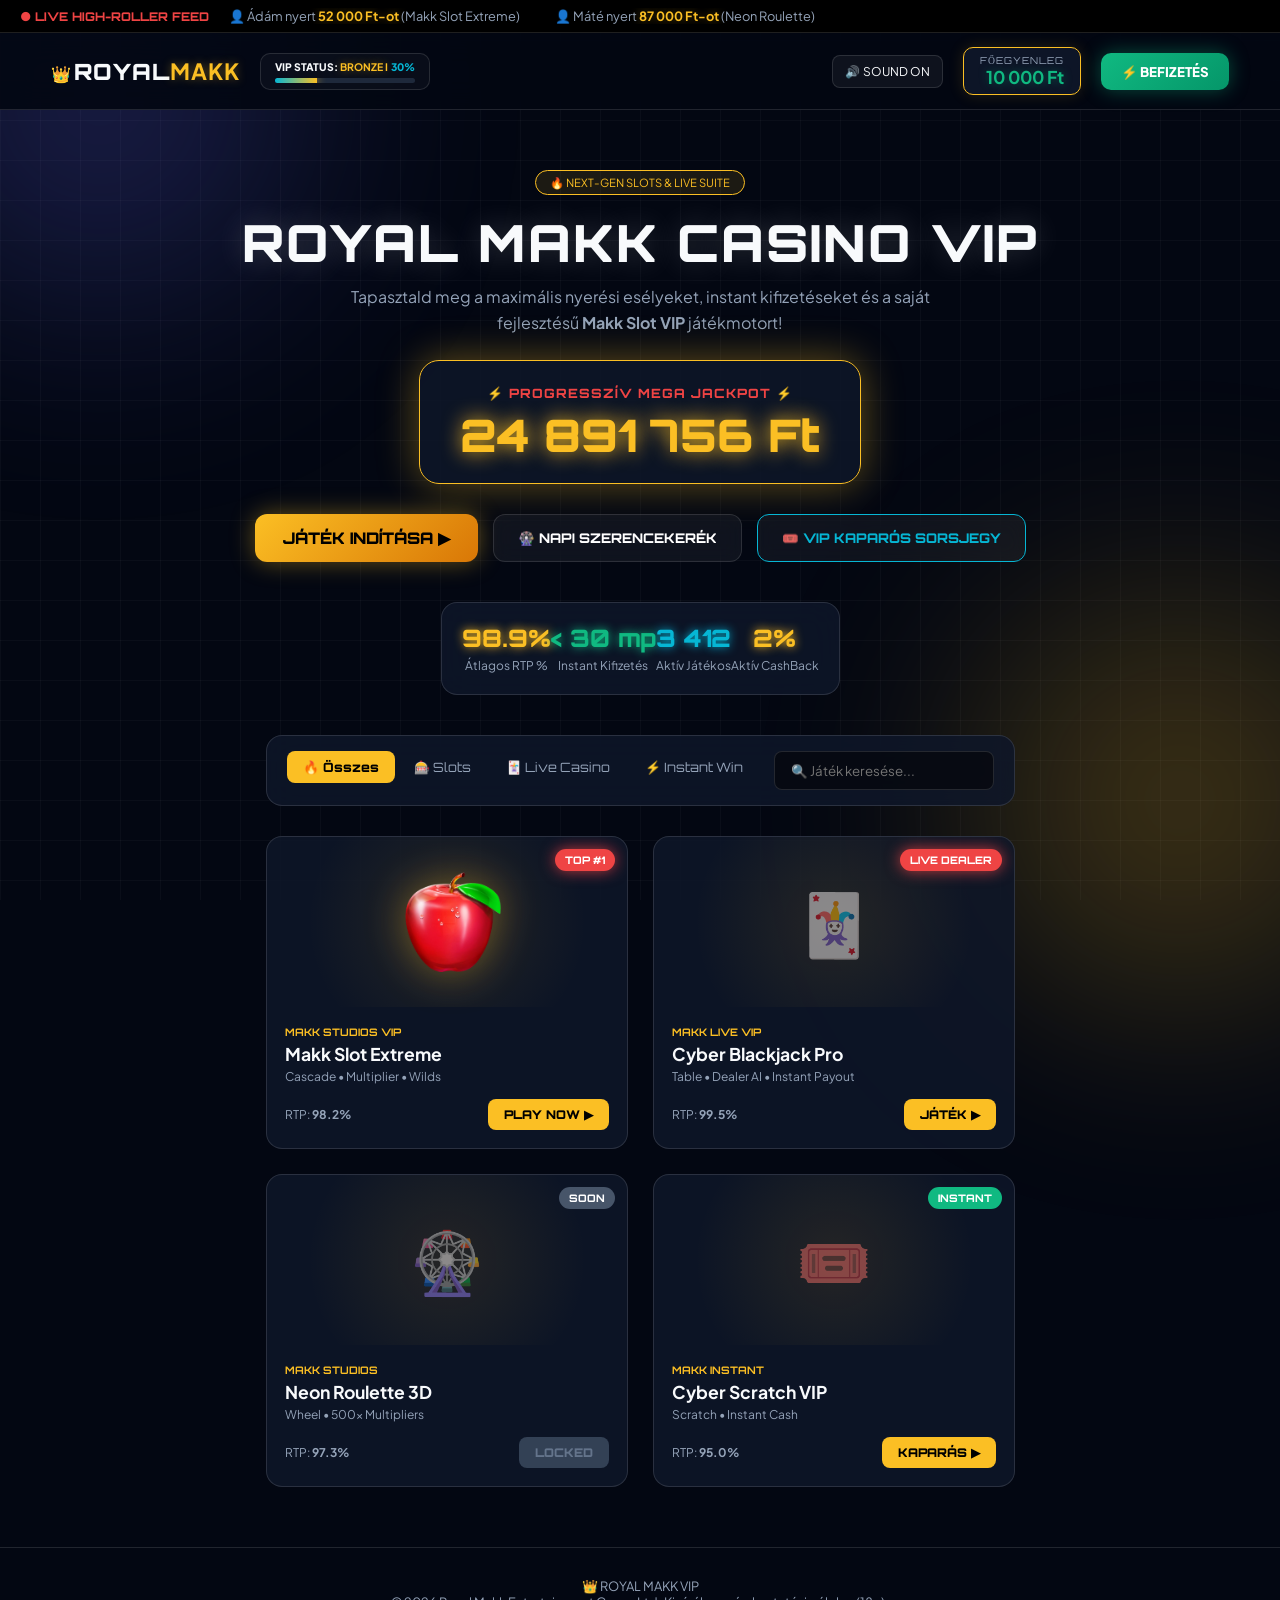
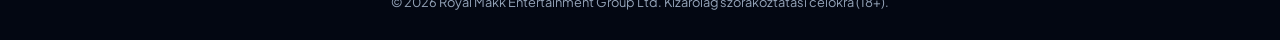
<file: index.html>
<!DOCTYPE html>
<html lang="hu">
<head>
  <meta charset="UTF-8">
  <meta name="viewport" content="width=device-width, initial-scale=1.0">
  <title>ROYAL MAKK — Cyber VIP Casino Platform</title>
  <link rel="icon" type="image/png" href="assets/images/heart.png">
  <link rel="stylesheet" href="style.css">
  <link href="https://fonts.googleapis.com/css2?family=Orbitron:wght@500;700;800;900&family=Plus+Jakarta+Sans:wght@400;600;700;800&display=swap" rel="stylesheet">
</head>
<body>

  <!-- CYBERPUNK ANIMÁLT HÁTTÉR-RÁCS -->
  <div class="cyber-grid-bg"></div>
  <div class="ambient-glow orb-1"></div>
  <div class="ambient-glow orb-2"></div>

  <!-- ÉLŐ HIGH-ROLLER HÍRFOLYAM -->
  <div class="live-ticker-bar">
    <div class="ticker-title"><span class="pulse-dot">●</span> LIVE HIGH-ROLLER FEED</div>
    <div class="ticker-wrapper">
      <div class="ticker-content" id="live-wins-ticker">
        <!-- JS generálja dynamic -->
      </div>
    </div>
  </div>

  <!-- NAVBAR -->
  <header class="navbar">
    <div class="nav-left">
      <div class="logo">
        <span class="logo-icon">👑</span>
        <span class="cyber-logo-text">ROYAL<span class="gold-neon">MAKK</span></span>
      </div>

      <!-- DINAMIKUS VIP PROGRESS BAR -->
      <div class="vip-progress-box">
        <div class="vip-header">
          <span class="vip-label">VIP STATUS: <strong id="vip-rank-name" class="gold-neon">BRONZE I</strong></span>
          <span class="vip-percent" id="vip-percent-text">0%</span>
        </div>
        <div class="vip-bar-bg">
          <div class="vip-bar-fill" id="vip-bar-fill" style="width: 0%;"></div>
        </div>
      </div>
    </div>

    <div class="nav-right">
      <!-- AUDIO KAPCSOLÓ -->
      <button class="audio-toggle-btn" id="audio-btn" onclick="toggleAudio()" title="Hangok ki/be">
        🔊 <span id="audio-status-text">SOUND ON</span>
      </button>

      <div class="wallet-card neon-border">
        <span class="wallet-label">FŐEGYENLEG</span>
        <strong id="user-balance" class="wallet-amount">10 000 Ft</strong>
      </div>

      <button class="btn-deposit-glow" onclick="openModal('deposit-modal')">
        <span>⚡ BEFIZETÉS</span>
      </button>
    </div>
  </header>

  <!-- HERO BANNER -->
  <section class="hero-section">
    <div class="hero-content">
      <div class="cyber-tag"><span>🔥 NEXT-GEN SLOTS & LIVE SUITE</span></div>
      <h1 class="glitch-text">ROYAL MAKK CASINO VIP</h1>
      <p>Tapasztald meg a maximális nyerési esélyeket, instant kifizetéseket és a saját fejlesztésű <strong>Makk Slot VIP</strong> játékmotort!</p>
      
      <div class="jackpot-counter-box ultra-glow">
        <span class="jackpot-title">⚡ PROGRESSZÍV MEGA JACKPOT ⚡</span>
        <div class="jackpot-digit" id="jackpot-counter">24 891 450 Ft</div>
      </div>

      <div class="hero-actions">
        <a href="slot.html" class="btn-primary-cyber" onclick="playAudio('click')">JÁTÉK INDÍTÁSA ▶</a>
        <button class="btn-secondary-cyber" onclick="openModal('wheel-modal'); playAudio('click');">🎡 NAPI SZERENCEKERÉK</button>
        <button class="btn-secondary-cyber highlight" onclick="openModal('scratch-modal'); playAudio('click');">🎟️ VIP KAPARÓS SORSJEGY</button>
      </div>
    </div>
  </section>

  <!-- LIVE STATS BAR -->
  <section class="stats-bar glass-panel">
    <div class="stat-item">
      <span class="stat-num gold-glow">98.9%</span>
      <span class="stat-desc">Átlagos RTP %</span>
    </div>
    <div class="stat-item">
      <span class="stat-num green-glow">&lt; 30 mp</span>
      <span class="stat-desc">Instant Kifizetés</span>
    </div>
    <div class="stat-item">
      <span class="stat-num cyan-glow" id="active-players-count">3 412</span>
      <span class="stat-desc">Aktív Játékos</span>
    </div>
    <div class="stat-item">
      <span class="stat-num gold-glow" id="vip-cashback-text">2%</span>
      <span class="stat-desc">Aktív CashBack</span>
    </div>
  </section>

  <!-- LOBBY MAIN -->
  <main class="lobby-section">
    <div class="filter-bar glass-panel">
      <div class="categories">
        <button class="cat-btn active" onclick="filterGames('all', this)">🔥 Összes</button>
        <button class="cat-btn" onclick="filterGames('slots', this)">🎰 Slots</button>
        <button class="cat-btn" onclick="filterGames('live', this)">🃏 Live Casino</button>
        <button class="cat-btn" onclick="filterGames('instant', this)">⚡ Instant Win</button>
      </div>
      <div class="search-box">
        <input type="text" id="search-input" onkeyup="searchGame()" placeholder="🔍 Játék keresése...">
      </div>
    </div>

    <!-- GAMES GRID -->
    <div class="games-grid" id="games-container">

      <!-- 1. MAKK SLOT (KIEMELT PROFI CARD) -->
      <div class="game-card featured-card neon-card" data-category="slots" data-name="makk slot extreme">
        <div class="card-badge pulse-red">TOP #1</div>
        <div class="card-thumb">
          <img src="assets/images/apple.png" alt="Makk Slot" class="floating-cyber-img">
        </div>
        <div class="card-info">
          <span class="provider-tag">MAKK STUDIOS VIP</span>
          <h3>Makk Slot Extreme</h3>
          <p class="game-tags">Cascade • Multiplier • Wilds</p>
          <div class="card-footer">
            <span class="rtp-text">RTP: <strong>98.2%</strong></span>
            <a href="slot.html" class="btn-play-neon">PLAY NOW ▶</a>
          </div>
        </div>
      </div>

   <!-- 2. CYBER BLACKJACK PRO (JÁTSZHATÓ) -->
<div class="game-card neon-card" data-category="live" data-name="cyber blackjack pro">
  <div class="card-badge pulse-red">LIVE DEALER</div>
  <div class="card-thumb"><span class="card-icon">🃏</span></div>
  <div class="card-info">
    <span class="provider-tag">MAKK LIVE VIP</span>
    <h3>Cyber Blackjack Pro</h3>
    <p class="game-tags">Table • Dealer AI • Instant Payout</p>
    <div class="card-footer">
      <span class="rtp-text">RTP: <strong>99.5%</strong></span>
      <button class="btn-play-neon" onclick="openModal('bj-modal'); resetBJ();">JÁTÉK ▶</button>
    </div>
  </div>
</div>

      <!-- 3. NEON ROULETTE -->
      <div class="game-card locked-card" data-category="live" data-name="neon roulette 3d">
        <div class="card-badge gray">SOON</div>
        <div class="card-thumb"><span class="card-icon">🎡</span></div>
        <div class="card-info">
          <span class="provider-tag">MAKK STUDIOS</span>
          <h3>Neon Roulette 3D</h3>
          <p class="game-tags">Wheel • 500x Multipliers</p>
          <div class="card-footer">
            <span class="rtp-text">RTP: <strong>97.3%</strong></span>
            <button class="btn-play-neon disabled" disabled>LOCKED</button>
          </div>
        </div>
      </div>

      <!-- 4. CYBER SCRATCH -->
      <div class="game-card" data-category="instant" data-name="cyber scratch card">
        <div class="card-badge green">INSTANT</div>
        <div class="card-thumb"><span class="card-icon">🎟️</span></div>
        <div class="card-info">
          <span class="provider-tag">MAKK INSTANT</span>
          <h3>Cyber Scratch VIP</h3>
          <p class="game-tags">Scratch • Instant Cash</p>
          <div class="card-footer">
            <span class="rtp-text">RTP: <strong>95.0%</strong></span>
            <button class="btn-play-neon" onclick="openModal('scratch-modal')">KAPARÁS ▶</button>
          </div>
        </div>
      </div>

    </div>
  </main>

  <!-- MODAL 1: BEFIZETÉS -->
  <div id="deposit-modal" class="modal-backdrop">
    <div class="modal-card glass-modal">
      <button class="modal-close" onclick="closeModal('deposit-modal')">&times;</button>
      <h2>⚡ BEFIZETÉSI KAPU</h2>
      <p class="modal-sub">Válassz fizetési módot a demó egyenleged azonnali feltöltéséhez:</p>
      
      <div class="deposit-options">
        <div class="dep-item neon-hover" onclick="processDeposit(10000)">
          <div class="dep-left">
            <span class="dep-icon">💳</span>
            <div><strong>Bankkártya / Visa</strong><small>Instant jóváírás</small></div>
          </div>
          <span class="dep-amount">+10 000 Ft</span>
        </div>

        <div class="dep-item neon-hover" onclick="processDeposit(25000)">
          <div class="dep-left">
            <span class="dep-icon">🚀</span>
            <div><strong>Revolut Instant</strong><small>0% kezelési költség</small></div>
          </div>
          <span class="dep-amount">+25 000 Ft</span>
        </div>

        <div class="dep-item neon-hover crypto" onclick="processDeposit(100000)">
          <div class="dep-left">
            <span class="dep-icon">⚡</span>
            <div><strong>Crypto (BTC / USDT)</strong><small>+30% Extra VIP Bónusz!</small></div>
          </div>
          <span class="dep-amount">+100 000 Ft</span>
        </div>
      </div>
    </div>
  </div>

  <!-- MODAL 2: NAPI SZERENCEKERÉK -->
  <div id="wheel-modal" class="modal-backdrop">
    <div class="modal-card glass-modal text-center">
      <button class="modal-close" onclick="closeModal('wheel-modal')">&times;</button>
      <h2>🎡 VIP SZERENCEKERÉK</h2>
      <p class="modal-sub">Pörgesd meg a kereket az ingyenes napi VIP ingyen-kreditekért!</p>
      
      <div class="wheel-container">
        <div class="wheel-pointer">▼</div>
        <div class="wheel-spinner" id="wheel-spinner">🎡</div>
      </div>

      <button class="btn-primary-cyber" id="spin-btn" onclick="spinWheel()">PÖRGETÉS (FREE)</button>
    </div>
  </div>

  <!-- MODAL 3: VIP KAPARÓS SORSJEGY -->
  <div id="scratch-modal" class="modal-backdrop">
    <div class="modal-card glass-modal text-center">
      <button class="modal-close" onclick="closeModal('scratch-modal')">&times;</button>
      <h2>🎟️ CYBER SCRATCH VIP</h2>
      <p class="modal-sub">Kaparj le 3 egyforma szimbólumot a nyereményért!</p>

      <div class="scratch-grid">
        <div class="scratch-cell" onclick="revealCell(this, 0)">❓</div>
        <div class="scratch-cell" onclick="revealCell(this, 1)">❓</div>
        <div class="scratch-cell" onclick="revealCell(this, 2)">❓</div>
      </div>

      <button class="btn-primary-cyber" style="margin-top: 20px;" onclick="resetScratch()">ÚJ SORSJEGY (500 Ft)</button>
    </div>
  </div>

  <footer>
    <div class="footer-content">
      <div class="logo">👑 ROYAL MAKK VIP</div>
      <p>© 2026 Royal Makk Entertainment Group Ltd. Kizárólag szórakoztatási célokra (18+).</p>
    </div>
  </footer>

  <script src="lscript.js"></script>
  <!-- MODAL 4: CYBER BLACKJACK PRO -->
<div id="bj-modal" class="modal-backdrop">
  <div class="modal-card glass-modal bj-modal-card">
    <button class="modal-close" onclick="closeModal('bj-modal')">&times;</button>
    
    <div class="bj-header">
      <h2>🃏 CYBER BLACKJACK</h2>
      <span class="bj-status-badge" id="bj-status-text">Tegyél tétet az indításhoz!</span>
    </div>

    <!-- OSZTÓ TERÜLET -->
    <div class="bj-play-area">
      <div class="bj-hand-box">
        <div class="bj-hand-title">OSZTÓ (<span id="bj-dealer-score">0</span>)</div>
        <div class="bj-cards" id="bj-dealer-cards">
          <div class="card-placeholder">🂠</div>
        </div>
      </div>

      <div class="bj-divider"></div>

      <!-- JÁTÉKOS TERÜLET -->
      <div class="bj-hand-box">
        <div class="bj-hand-title">JÁTÉKOS (<span id="bj-player-score">0</span>)</div>
        <div class="bj-cards" id="bj-player-cards">
          <div class="card-placeholder">🂠</div>
        </div>
      </div>
    </div>

    <!-- TÉT MÁTRIX -->
    <div class="bj-bet-controls" id="bj-bet-controls">
      <span class="bj-bet-label">TÉT VÁLASZTÁS:</span>
      <div class="bj-chip-group">
        <button class="chip-btn active" onclick="setBJBet(500, this)">500 Ft</button>
        <button class="chip-btn" onclick="setBJBet(1000, this)">1 000 Ft</button>
        <button class="chip-btn" onclick="setBJBet(5000, this)">5 000 Ft</button>
      </div>
      <button class="btn-primary-cyber" style="margin-top: 10px;" onclick="startBJGame()">OSZTÁS 🎴</button>
    </div>

    <!-- AKCIÓ GOMBOK (JÁTÉK KÖZBEN) -->
    <div class="bj-action-controls" id="bj-action-controls" style="display: none;">
      <button class="btn-bj-act hit" onclick="hitBJ()">LAPHÚZÁS ➕</button>
      <button class="btn-bj-act stand" onclick="standBJ()">MEGÁLLÁS ✋</button>
    </div>
  </div>
</div>
</body>
</html>
</file>
<file: style.css>
:root {
  --bg-dark: #030712;
  --bg-glass: rgba(15, 23, 42, 0.85);
  --neon-gold: #fbbf24;
  --neon-gold-glow: rgba(251, 191, 36, 0.4);
  --neon-green: #10b981;
  --neon-cyan: #06b6d4;
  --neon-red: #ef4444;
  --text-main: #f8fafc;
  --text-muted: #94a3b8;
  --border-color: rgba(255, 255, 255, 0.12);
}

* {
  box-sizing: border-box;
  margin: 0;
  padding: 0;
  font-family: 'Plus Jakarta Sans', sans-serif;
}

body {
  background-color: var(--bg-dark);
  color: var(--text-main);
  min-height: 100vh;
  display: flex;
  flex-direction: column;
  overflow-x: hidden;
  position: relative;
}

/* CYBER BACKGROUND EFFECTS */
.cyber-grid-bg {
  position: fixed;
  top: 0; left: 0; width: 100vw; height: 100vh;
  background-image: 
    linear-gradient(to right, rgba(255,255,255,0.03) 1px, transparent 1px),
    linear-gradient(to bottom, rgba(255,255,255,0.03) 1px, transparent 1px);
  background-size: 40px 40px;
  pointer-events: none;
  z-index: -2;
}

.ambient-glow {
  position: fixed;
  width: 400px; height: 400px;
  border-radius: 50%;
  filter: blur(120px);
  pointer-events: none;
  z-index: -1;
  opacity: 0.25;
}
.orb-1 { top: -100px; left: -100px; background: #6366f1; }
.orb-2 { bottom: -100px; right: -100px; background: var(--neon-gold); }

/* LIVE TICKER */
.live-ticker-bar {
  background: #000;
  border-bottom: 1px solid var(--border-color);
  display: flex;
  align-items: center;
  padding: 8px 20px;
  font-size: 0.8rem;
  overflow: hidden;
}
.ticker-title {
  color: var(--neon-red);
  font-weight: 800;
  font-family: 'Orbitron';
  margin-right: 20px;
  white-space: nowrap;
  font-size: 0.75rem;
}
.pulse-dot { animation: blink 1s infinite; color: var(--neon-red); }
.ticker-wrapper { flex: 1; overflow: hidden; }
.ticker-content { display: flex; gap: 35px; }
.win-item { color: var(--text-muted); white-space: nowrap; animation: fadeIn 0.4s ease-in; }
.gold-neon { color: var(--neon-gold); text-shadow: 0 0 10px var(--neon-gold-glow); font-weight: 700; }

/* NAVBAR */
.navbar {
  display: flex;
  justify-content: space-between;
  align-items: center;
  padding: 14px 4%;
  background: rgba(3, 7, 18, 0.9);
  backdrop-filter: blur(16px);
  border-bottom: 1px solid var(--border-color);
  position: sticky;
  top: 0;
  z-index: 100;
}

.nav-left, .nav-right { display: flex; align-items: center; gap: 20px; }

.cyber-logo-text { font-family: 'Orbitron'; font-weight: 900; font-size: 1.4rem; letter-spacing: 1px; }

/* VIP PROGRESS BAR */
.vip-progress-box {
  background: rgba(255, 255, 255, 0.03);
  padding: 6px 14px;
  border-radius: 10px;
  border: 1px solid var(--border-color);
  min-width: 170px;
}
.vip-header { display: flex; justify-content: space-between; font-size: 0.65rem; font-family: 'Orbitron'; font-weight: 800; }
.vip-percent { color: var(--neon-cyan); }
.vip-bar-bg { width: 100%; height: 5px; background: #1e293b; border-radius: 10px; margin-top: 5px; overflow: hidden; }
.vip-bar-fill { height: 100%; background: linear-gradient(90deg, var(--neon-cyan), var(--neon-gold)); box-shadow: 0 0 10px var(--neon-gold); transition: width 0.4s; }

/* AUDIO BUTTON */
.audio-toggle-btn {
  background: rgba(255, 255, 255, 0.05);
  border: 1px solid var(--border-color);
  color: var(--text-main);
  padding: 8px 12px;
  border-radius: 8px;
  font-size: 0.75rem;
  font-family: 'Orbitron';
  cursor: pointer;
  transition: 0.2s;
}
.audio-toggle-btn:hover { border-color: var(--neon-gold); }

/* WALLET & BUTTONS */
.wallet-card {
  background: rgba(15, 23, 42, 0.9);
  border: 1px solid var(--neon-gold);
  padding: 6px 16px;
  border-radius: 10px;
  text-align: right;
  box-shadow: 0 0 15px rgba(251, 191, 36, 0.15);
}
.wallet-label { display: block; font-size: 0.6rem; color: var(--text-muted); font-family: 'Orbitron'; letter-spacing: 1px; }
.wallet-amount { color: var(--neon-green); font-size: 1.1rem; text-shadow: 0 0 10px rgba(16,185,129,0.4); }

.btn-deposit-glow {
  background: linear-gradient(135deg, #10b981 0%, #059669 100%);
  color: white; border: none; padding: 10px 20px; border-radius: 10px;
  font-family: 'Orbitron'; font-weight: 800; cursor: pointer;
  box-shadow: 0 0 20px rgba(16, 185, 129, 0.4); transition: 0.2s;
}
.btn-deposit-glow:hover { transform: scale(1.05); }

/* HERO SECTION */
.hero-section { position: relative; padding: 60px 20px 40px; text-align: center; }
.cyber-tag { display: inline-block; background: rgba(251, 191, 36, 0.1); border: 1px solid var(--neon-gold); padding: 4px 14px; border-radius: 20px; font-family: 'Orbitron'; font-size: 0.7rem; color: var(--neon-gold); margin-bottom: 15px; }

.glitch-text { font-family: 'Orbitron'; font-size: 3.2rem; font-weight: 900; letter-spacing: 2px; text-shadow: 0 0 30px rgba(255,255,255,0.2); }
.hero-content p { color: var(--text-muted); max-width: 650px; margin: 10px auto 25px; line-height: 1.6; }

.ultra-glow {
  background: var(--bg-glass); border: 1px solid var(--neon-gold);
  padding: 20px 40px; border-radius: 20px; display: inline-block; margin-bottom: 30px;
  box-shadow: 0 0 40px var(--neon-gold-glow);
}
.jackpot-title { font-family: 'Orbitron'; font-size: 0.8rem; color: var(--neon-red); font-weight: 800; letter-spacing: 1px; }
.jackpot-digit { font-family: 'Orbitron'; font-size: 2.8rem; color: var(--neon-gold); font-weight: 900; text-shadow: 0 0 20px var(--neon-gold); margin-top: 5px; }

.hero-actions { display: flex; justify-content: center; gap: 15px; flex-wrap: wrap; }

.btn-primary-cyber {
  background: linear-gradient(135deg, #fbbf24 0%, #d97706 100%);
  color: #000; text-decoration: none; font-family: 'Orbitron'; font-weight: 900;
  padding: 14px 28px; border-radius: 12px; display: inline-flex; align-items: center; justify-content: center;
  box-shadow: 0 0 25px var(--neon-gold-glow); transition: 0.2s; border: none; cursor: pointer;
}
.btn-primary-cyber:hover { transform: scale(1.05); }

.btn-secondary-cyber {
  background: rgba(255, 255, 255, 0.05); border: 1px solid var(--border-color);
  color: white; font-family: 'Orbitron'; font-weight: 800; padding: 14px 24px;
  border-radius: 12px; cursor: pointer; backdrop-filter: blur(10px); transition: 0.2s;
}
.btn-secondary-cyber:hover { border-color: var(--neon-gold); transform: translateY(-2px); }
.btn-secondary-cyber.highlight { border-color: var(--neon-cyan); color: var(--neon-cyan); }

/* STATS BAR */
.glass-panel { background: var(--bg-glass); border: 1px solid var(--border-color); backdrop-filter: blur(16px); border-radius: 16px; }
.stats-bar { display: flex; justify-content: space-around; max-width: 950px; margin: 0 auto 40px; padding: 20px; }
.stat-item { text-align: center; }
.stat-num { font-family: 'Orbitron'; font-size: 1.5rem; font-weight: 800; display: block; }
.stat-desc { font-size: 0.75rem; color: var(--text-muted); margin-top: 2px; }

.gold-glow { color: var(--neon-gold); text-shadow: 0 0 10px var(--neon-gold); }
.green-glow { color: var(--neon-green); text-shadow: 0 0 10px var(--neon-green); }
.cyan-glow { color: var(--neon-cyan); text-shadow: 0 0 10px var(--neon-cyan); }

/* LOBBY & CARDS */
.lobby-section { max-width: 1200px; margin: 0 auto; padding: 0 20px 60px; flex: 1; }
.filter-bar { display: flex; justify-content: space-between; padding: 15px 20px; margin-bottom: 30px; gap: 15px; flex-wrap: wrap; }
.cat-btn { background: none; border: none; color: var(--text-muted); font-family: 'Orbitron'; font-size: 0.8rem; padding: 8px 16px; cursor: pointer; border-radius: 8px; transition: 0.2s; }
.cat-btn.active, .cat-btn:hover { background: var(--neon-gold); color: #000; font-weight: 800; }

.search-box input { background: rgba(0,0,0,0.5); border: 1px solid var(--border-color); color: white; padding: 10px 16px; border-radius: 8px; outline: none; width: 220px; }

.games-grid { display: grid; grid-template-columns: repeat(auto-fit, minmax(260px, 1fr)); gap: 25px; }

.game-card { background: var(--bg-glass); border: 1px solid var(--border-color); border-radius: 16px; overflow: hidden; display: flex; flex-direction: column; transition: 0.3s; position: relative; }
.game-card:hover { transform: translateY(-8px); border-color: var(--neon-gold); box-shadow: 0 0 30px rgba(251, 191, 36, 0.2); }

.card-badge { position: absolute; top: 12px; right: 12px; font-size: 0.65rem; font-weight: 800; padding: 4px 10px; border-radius: 20px; color: white; font-family: 'Orbitron'; z-index: 5; }
.pulse-red { background: var(--neon-red); box-shadow: 0 0 15px rgba(239,68,68,0.8); }
.gray { background: #475569; }
.green { background: var(--neon-green); }

.card-thumb { height: 170px; display: flex; align-items: center; justify-content: center; background: radial-gradient(circle, rgba(251,191,36,0.1) 0%, transparent 70%); }
.floating-cyber-img { max-height: 100px; filter: drop-shadow(0 0 20px var(--neon-gold-glow)); animation: float 3s ease-in-out infinite; }
.card-icon { font-size: 3.8rem; opacity: 0.5; }

.card-info { padding: 18px; display: flex; flex-direction: column; flex: 1; }
.provider-tag { font-size: 0.65rem; color: var(--neon-gold); font-family: 'Orbitron'; font-weight: 700; }
.card-info h3 { font-size: 1.1rem; margin: 4px 0; }
.game-tags { font-size: 0.75rem; color: var(--text-muted); margin-bottom: 15px; }

.card-footer { display: flex; justify-content: space-between; align-items: center; margin-top: auto; }
.rtp-text { font-size: 0.75rem; color: var(--text-muted); }

.btn-play-neon { background: var(--neon-gold); color: #000; text-decoration: none; font-family: 'Orbitron'; font-weight: 900; padding: 8px 16px; border-radius: 8px; font-size: 0.75rem; border: none; cursor: pointer; }
.btn-play-neon.disabled { background: #334155; color: #64748b; cursor: not-allowed; }

/* MODALS */
.modal-backdrop { display: none; position: fixed; top: 0; left: 0; width: 100%; height: 100%; background: rgba(0,0,0,0.85); backdrop-filter: blur(12px); justify-content: center; align-items: center; z-index: 1000; }
.glass-modal { background: rgba(15, 23, 42, 0.95); border: 1px solid var(--neon-gold); border-radius: 20px; padding: 30px; width: 90%; max-width: 440px; position: relative; box-shadow: 0 0 40px var(--neon-gold-glow); }
.modal-close { position: absolute; top: 15px; right: 20px; background: none; border: none; color: white; font-size: 1.5rem; cursor: pointer; }
.text-center { text-align: center; }

.deposit-options { display: flex; flex-direction: column; gap: 12px; margin-top: 20px; }
.dep-item { display: flex; justify-content: space-between; align-items: center; background: rgba(255,255,255,0.03); border: 1px solid var(--border-color); padding: 14px; border-radius: 12px; cursor: pointer; transition: 0.2s; }
.dep-item:hover { border-color: var(--neon-green); background: rgba(16, 185, 129, 0.05); }
.dep-left { display: flex; align-items: center; gap: 12px; text-align: left; }
.dep-icon { font-size: 1.5rem; }
.dep-amount { color: var(--neon-green); font-weight: 800; font-family: 'Orbitron'; }

/* WHEEL & SCRATCH MINIGAMES */
.wheel-container { position: relative; margin: 25px auto; width: 130px; height: 130px; }
.wheel-pointer { position: absolute; top: -12px; left: 50%; transform: translateX(-50%); font-size: 1.5rem; color: var(--neon-red); z-index: 10; }
.wheel-spinner { font-size: 6.5rem; transition: transform 3.5s cubic-bezier(0.15, 0.9, 0.15, 1); }

.scratch-grid { display: grid; grid-template-columns: repeat(3, 1fr); gap: 12px; margin-top: 20px; }
.scratch-cell { background: #1e293b; border: 1px solid var(--neon-cyan); height: 80px; border-radius: 12px; display: flex; align-items: center; justify-content: center; font-size: 2rem; cursor: pointer; transition: 0.2s; }
.scratch-cell.revealed { background: rgba(6, 182, 212, 0.1); border-color: var(--neon-gold); }

footer { text-align: center; padding: 30px; border-top: 1px solid var(--border-color); color: var(--text-muted); font-size: 0.8rem; }

@keyframes float { 0%, 100% { transform: translateY(0); } 50% { transform: translateY(-8px); } }
@keyframes blink { 0%, 100% { opacity: 1; } 50% { opacity: 0.3; } }
@keyframes fadeIn { from { opacity: 0; transform: translateY(-4px); } to { opacity: 1; transform: translateY(0); } }



/* BLACKJACK ELEMEK */
.bj-modal-card { max-width: 440px !important; text-align: center; }
.bj-header { margin-bottom: 15px; }
.bj-status-badge { display: inline-block; background: rgba(6, 182, 212, 0.15); border: 1px solid var(--neon-cyan); color: var(--neon-cyan); font-size: 0.7rem; font-family: 'Orbitron'; padding: 4px 10px; border-radius: 12px; margin-top: 5px; }

.bj-play-area { background: rgba(0, 0, 0, 0.4); border: 1px solid var(--border-color); border-radius: 12px; padding: 12px; margin-bottom: 15px; }
.bj-hand-box { min-height: 85px; }
.bj-hand-title { font-size: 0.7rem; font-family: 'Orbitron'; color: var(--text-muted); margin-bottom: 8px; text-align: left; }
.bj-cards { display: flex; justify-content: center; gap: 8px; flex-wrap: wrap; }

.bj-card-item {
  background: #f8fafc; color: #0f172a; font-family: 'Orbitron'; font-weight: 800; font-size: 1.1rem;
  width: 45px; height: 62px; border-radius: 6px; display: flex; align-items: center; justify-content: center;
  box-shadow: 0 4px 10px rgba(0,0,0,0.5); border: 1px solid #cbd5e1; animation: cardPop 0.25s ease-out;
}
.bj-card-item.red { color: #dc2626; }
.card-placeholder { font-size: 2rem; opacity: 0.3; }

.bj-divider { height: 1px; background: var(--border-color); margin: 10px 0; }

.bj-bet-controls { display: flex; flex-direction: column; gap: 8px; }
.bj-bet-label { font-size: 0.65rem; color: var(--text-muted); font-family: 'Orbitron'; }
.bj-chip-group { display: flex; justify-content: center; gap: 8px; }
.chip-btn { background: rgba(255, 255, 255, 0.05); border: 1px solid var(--border-color); color: white; padding: 8px 12px; border-radius: 8px; font-family: 'Orbitron'; font-size: 0.75rem; cursor: pointer; }
.chip-btn.active { border-color: var(--neon-gold); background: rgba(251, 191, 36, 0.15); color: var(--neon-gold); font-weight: 800; }

.bj-action-controls { display: grid; grid-template-columns: 1fr 1fr; gap: 10px; margin-top: 10px; }
.btn-bj-act { padding: 12px; border-radius: 8px; font-family: 'Orbitron'; font-weight: 800; border: none; cursor: pointer; font-size: 0.8rem; }
.btn-bj-act.hit { background: linear-gradient(135deg, #06b6d4, #0891b2); color: white; }
.btn-bj-act.stand { background: linear-gradient(135deg, #ef4444, #b91c1c); color: white; }

@keyframes cardPop { 0% { transform: scale(0.5); opacity: 0; } 100% { transform: scale(1); opacity: 1; } }
</file>
